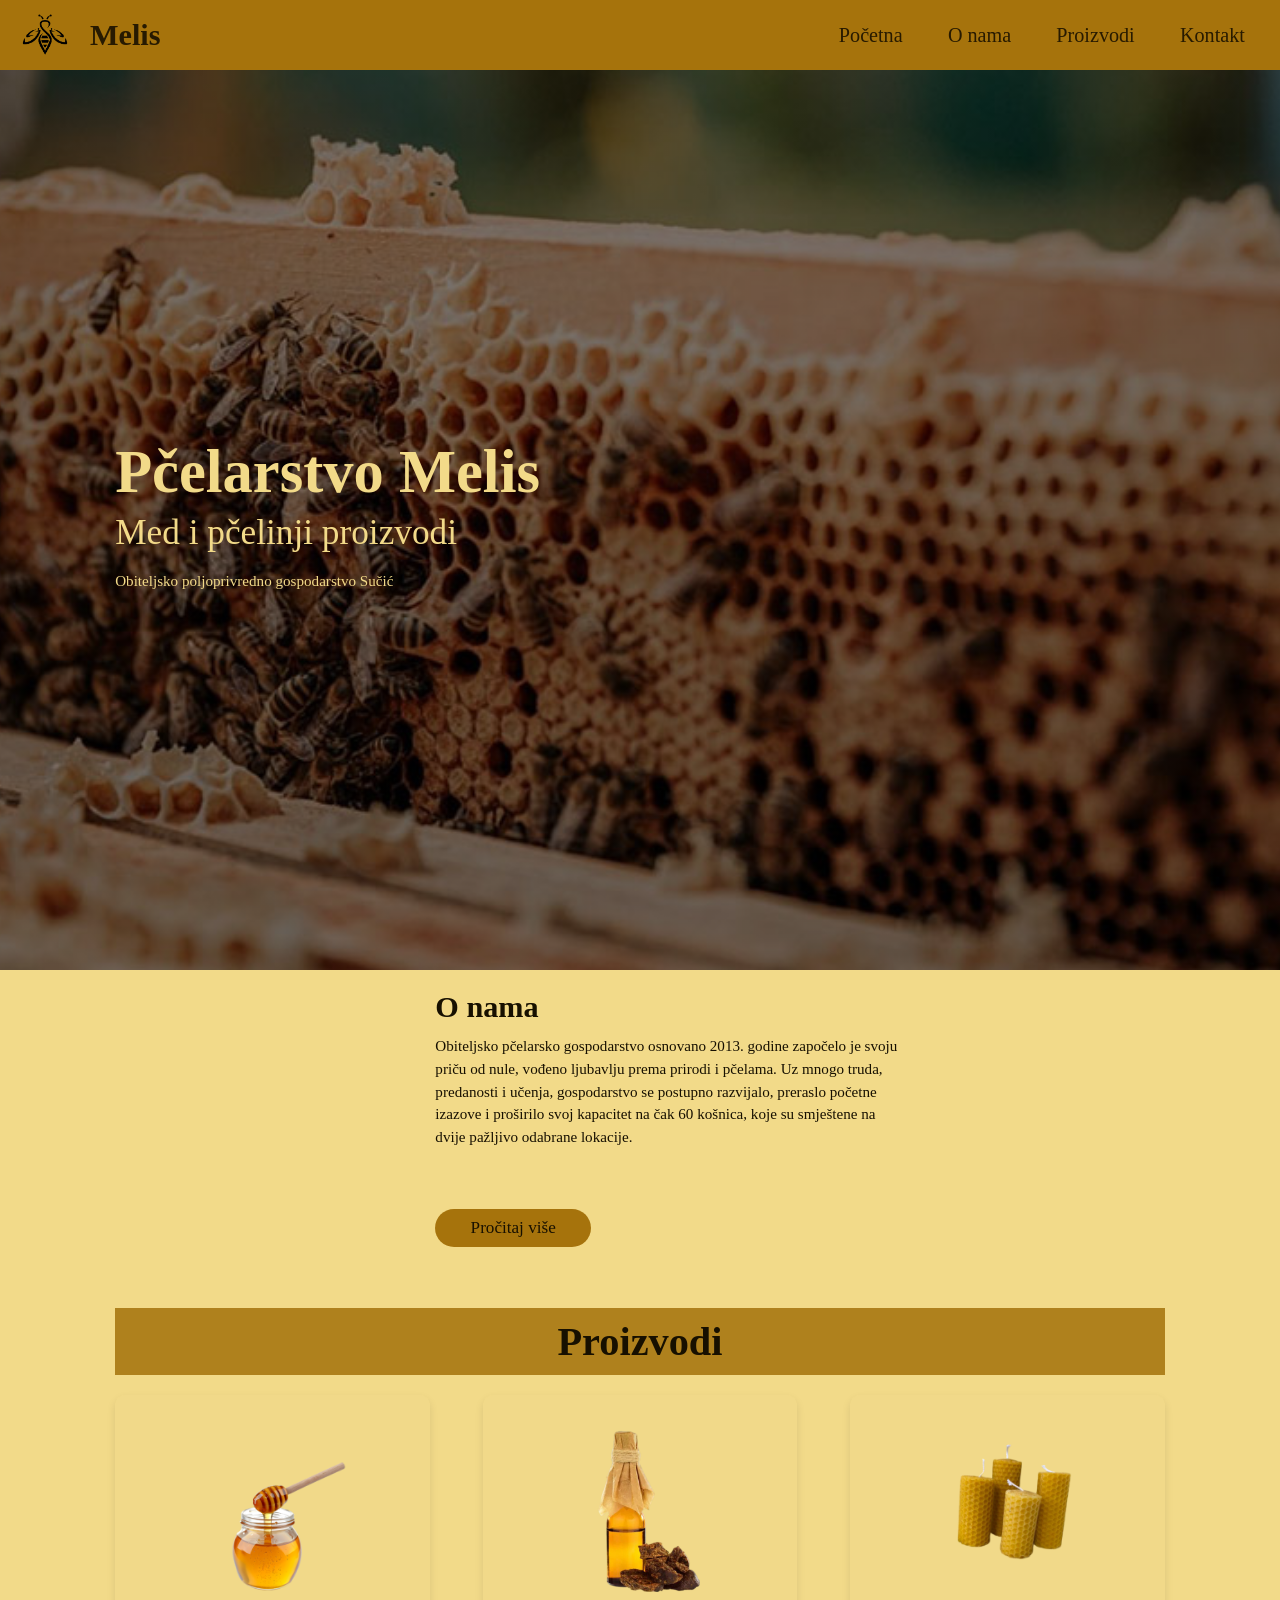
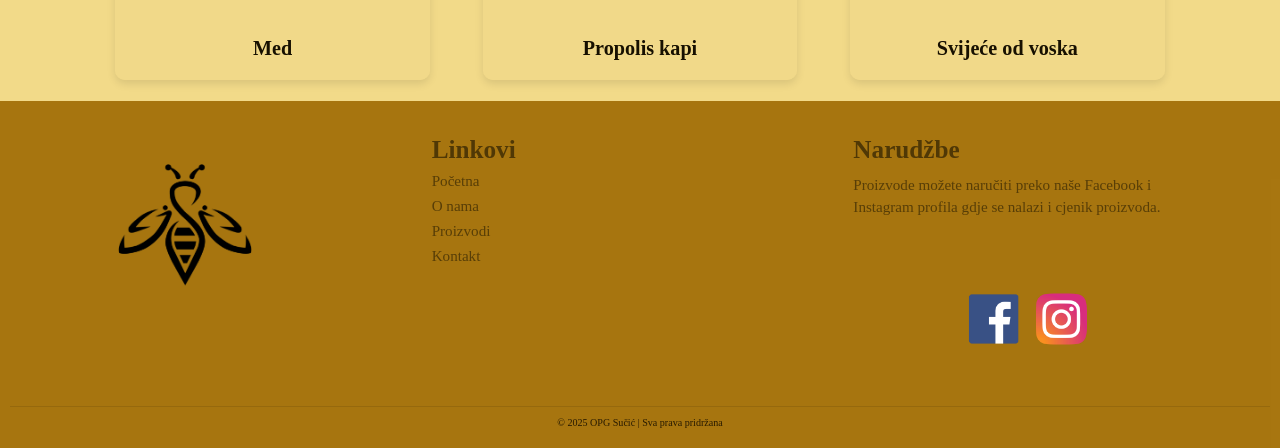
<file: index.html>
<!DOCTYPE html>
<html lang="hr">
<head>
  <meta charset="UTF-8">
  <meta http-equiv="refresh" content="0; url=Pages/index.html">
  <title>OPG Melis</title>
</head>
<body>
  <a href="Pages/index.html">OPG Melis</a>
</body>
</html>
</file>
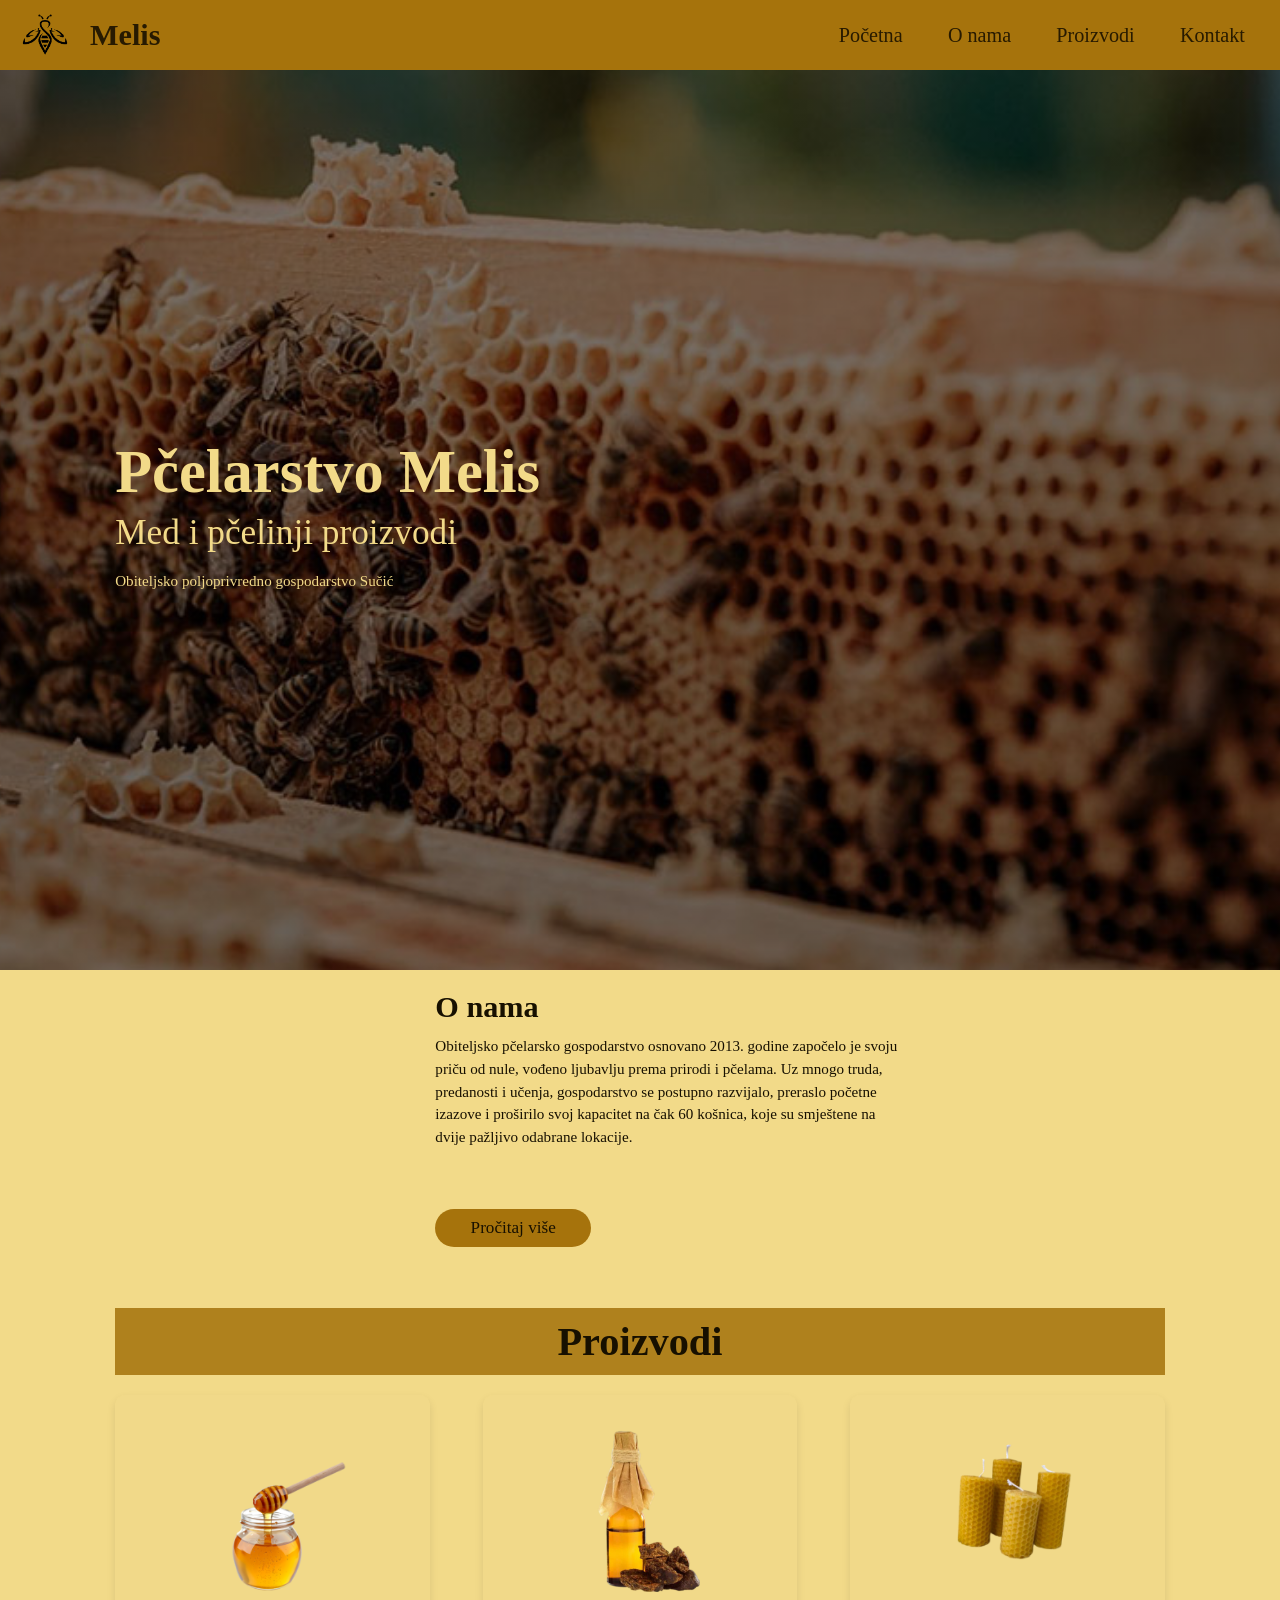
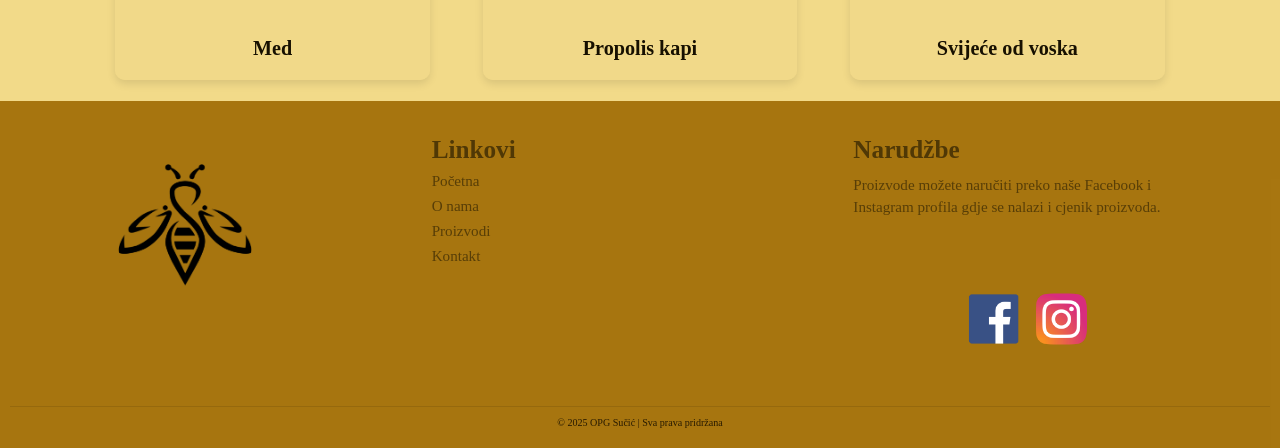
<file: Pages/index.html>
<!DOCTYPE html>
<html lang="en">
    <head>
        <meta charset="UTF-8">
        <meta name="viewport" content="width=device-width, initial-scale=1.0">
        <title>OPG Sučić</title>
        <link rel="stylesheet" href="../Styles/styles.css">
    </head>

    <body>
        <header>
            <div class="logo">
                <img src="../Images/Melis_logo.png" alt="logo" class="logo-image">
                <a href="../Pages/index.html" class="logo">Melis</a>
            </div>

            <nav class="navbar">
                <ul>
                    <li><a href="#">Početna</a></li>
                    <li><a href="../Pages/about.html">O nama</a></li>
                    <li><a href="../Pages/products.html">Proizvodi</a></li>
                    <li><a href="../Pages/contact.html">Kontakt</a></li>
                  </ul>
            </nav>
        </header>

        <section class="home">
            <div class="content">
                <h2>Pčelarstvo Melis</h2>
                <span>Med i pčelinji proizvodi</span>
                <p>Obiteljsko poljoprivredno gospodarstvo Sučić</p>
            </div>
        </section>

        <section class="about">
            <div class="about-container">
                <video class="about-video" autoplay muted loop>
                    <source src="../Images/beekeeping.mp4" type="video/mp4">
                </video>
                <div class="about-text">
                    <h3>O nama</h3>
                    <p>Obiteljsko pčelarsko gospodarstvo osnovano 2013. godine započelo je svoju priču od nule, vođeno ljubavlju prema prirodi i pčelama. Uz mnogo truda, predanosti i učenja, gospodarstvo se postupno razvijalo, preraslo početne izazove i proširilo svoj kapacitet na čak 60 košnica, koje su smještene na dvije pažljivo odabrane lokacije.</p>
                    <a href="../Pages/about.html" class="btn">Pročitaj više</a>
                </div>
            </div>
        </section>

        <section class="products">
            <h1 class="products-title">Proizvodi</h1>
            <div class="box-container">
                <div class="box">
                    <a href="../Pages/products.html"><img src="../Images/honey-jar.webp" alt="Med"></a>
                    <h3>Med</h3>
                </div>
                
                <div class="box">
                    <a href="../Pages/products.html"><img src="../Images/propolis.png" alt="Propolis"></a>
                    <h3>Propolis kapi</h3>
                </div>

                <div class="box">
                    <a href="../Pages/products.html"><img src="../Images/svijece.png" alt="Svijeća"></a>
                    <h3>Svijeće od voska</h3>
                </div>
            </div>
        </section>

        <footer>
            <div class="box-container">
                <div class="box">
                    <img src="../Images/Melis_logo.png" alt="logo">
                </div>
                <div class="box">
                    <h3>Linkovi</h3> 
                    <a href="../Pages/index.html">Početna</a>
                    <a href="../Pages/about.html">O nama</a>
                    <a href="../Pages/products.html">Proizvodi</a>
                    <a href="../Pages/contact.html">Kontakt</a>
                </div>
                <div class="box">
                    <h3>Narudžbe</h3>
                    <p>Proizvode možete naručiti preko naše Facebook i <br>Instagram profila gdje se nalazi i cjenik proizvoda.</p>
                    <img src="../Images/fb-ig.png" alt="fb-ig">
                </div>
            </div>
            <div class="credit">&copy; 2025 OPG Sučić | Sva prava pridržana</div>
        </footer>


    </body>

</html>
</file>
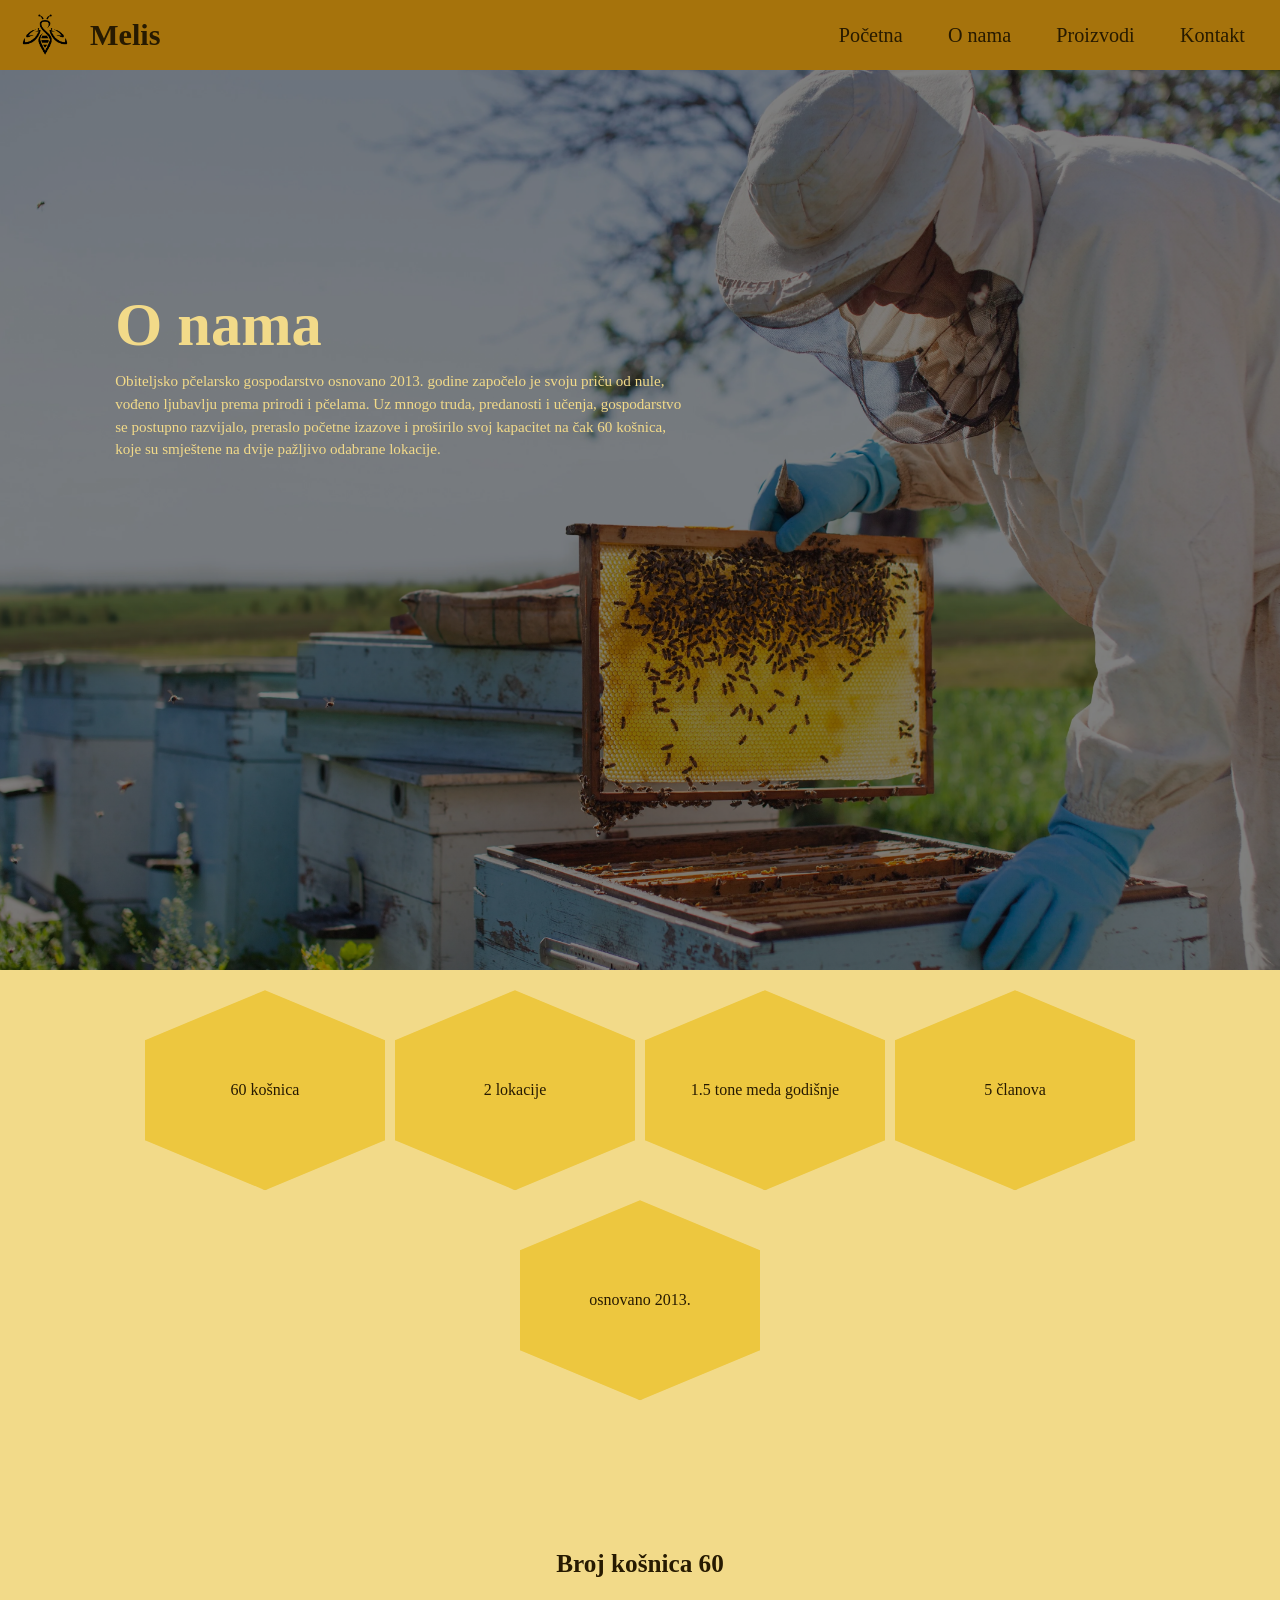
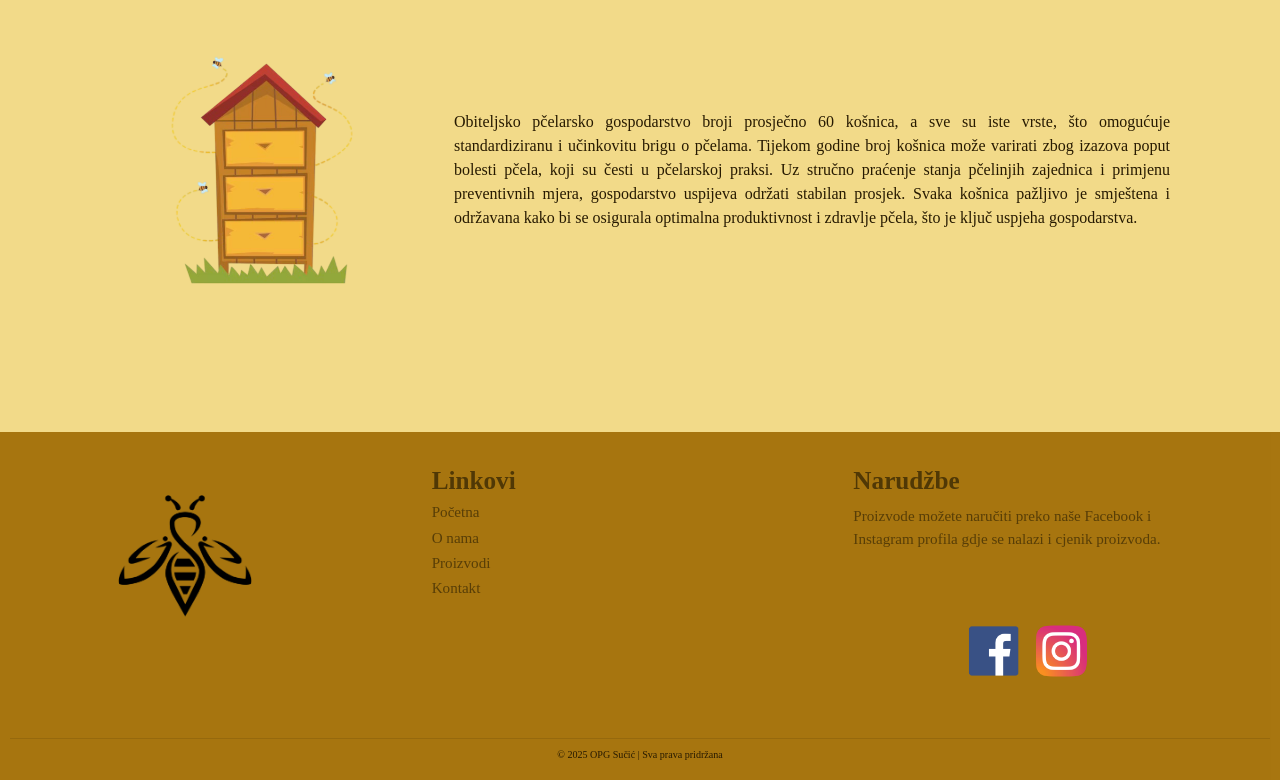
<file: Pages/about.html>
<!DOCTYPE html>
<html lang="en">
    <head>
        <meta charset="UTF-8">
        <meta name="viewport" content="width=device-width, initial-scale=1.0">
        <title>OPG Sučić</title>
        <link rel="stylesheet" href="../Styles/styles.css">
        <link rel="stylesheet" href="../Styles/about-styles.css">
        <script src="../Animation/about.js" defer></script>
    </head>

    <body>
        <header>
            <div class="logo">
                <img src="../Images/Melis_logo.png" alt="logo" class="logo-image">
                <a href="../Pages/index.html" class="logo">Melis</a>
            </div>

            <nav class="navbar">
                <ul>
                    <li><a href="../Pages/index.html">Početna</a></li>
                    <li><a href="#">O nama</a></li>
                    <li><a href="../Pages/products.html">Proizvodi</a></li>
                    <li><a href="../Pages/contact.html">Kontakt</a></li>
                  </ul>
            </nav>
        </header>
       
        <section class="aboutus">
            <div class="about">
                <h1>O nama</h1>
                <p>Obiteljsko pčelarsko gospodarstvo osnovano 2013. godine započelo je svoju priču od nule,<br>
                    vođeno ljubavlju prema prirodi i pčelama. Uz mnogo truda, predanosti i učenja, gospodarstvo<br>
                    se postupno razvijalo, preraslo početne izazove i proširilo svoj kapacitet na čak 60 košnica,<br>
                    koje su smještene na dvije pažljivo odabrane lokacije.
                </p>
            </div> 

        </section>
        
        <div onload="showDetails('kosnice')"></div>
        <section class="hexagon-container">
            <div class="hexagon" onclick="showDetails('kosnice')"><p>60 košnica</p></div>
            <div class="hexagon" onclick="showDetails('lokacije')"><p>2 lokacije</p></div>
            <div class="hexagon" onclick="showDetails('med')"><p>1.5 tone meda godišnje</p></div>
            <div class="hexagon" onclick="showDetails('clanovi')"><p>5 članova</p></div>
            <div class="hexagon" onclick="showDetails('osnovano')"><p>osnovano 2013.</p></div>
        </section>

        <div id="details" class="details-container">
            <h2 id="details-title"></h2>
            <div class="details-content">
                <img id="details-image" src="" alt="details">
                <p id="details-text"></p>
            </div>
        </div>
          

        <footer>
            <div class="box-container">
                <div class="box">
                    <img src="../Images/Melis_logo.png" alt="logo">
                </div>
                <div class="box">
                    <h3>Linkovi</h3> 
                    <a href="../Pages/index.html">Početna</a>
                    <a href="../Pages/about.html">O nama</a>
                    <a href="../Pages/products.html">Proizvodi</a>
                    <a href="../Pages/contact.html">Kontakt</a>
                </div>
                <div class="box">
                    <h3>Narudžbe</h3>
                    <p>Proizvode možete naručiti preko naše Facebook i <br>Instagram profila gdje se nalazi i cjenik proizvoda.</p>
                    <img src="../Images/fb-ig.png" alt="fb-ig">
                </div>
            </div>
            <div class="credit">&copy; 2025 OPG Sučić | Sva prava pridržana</div>
        </footer>

    </body>

</html>
</file>
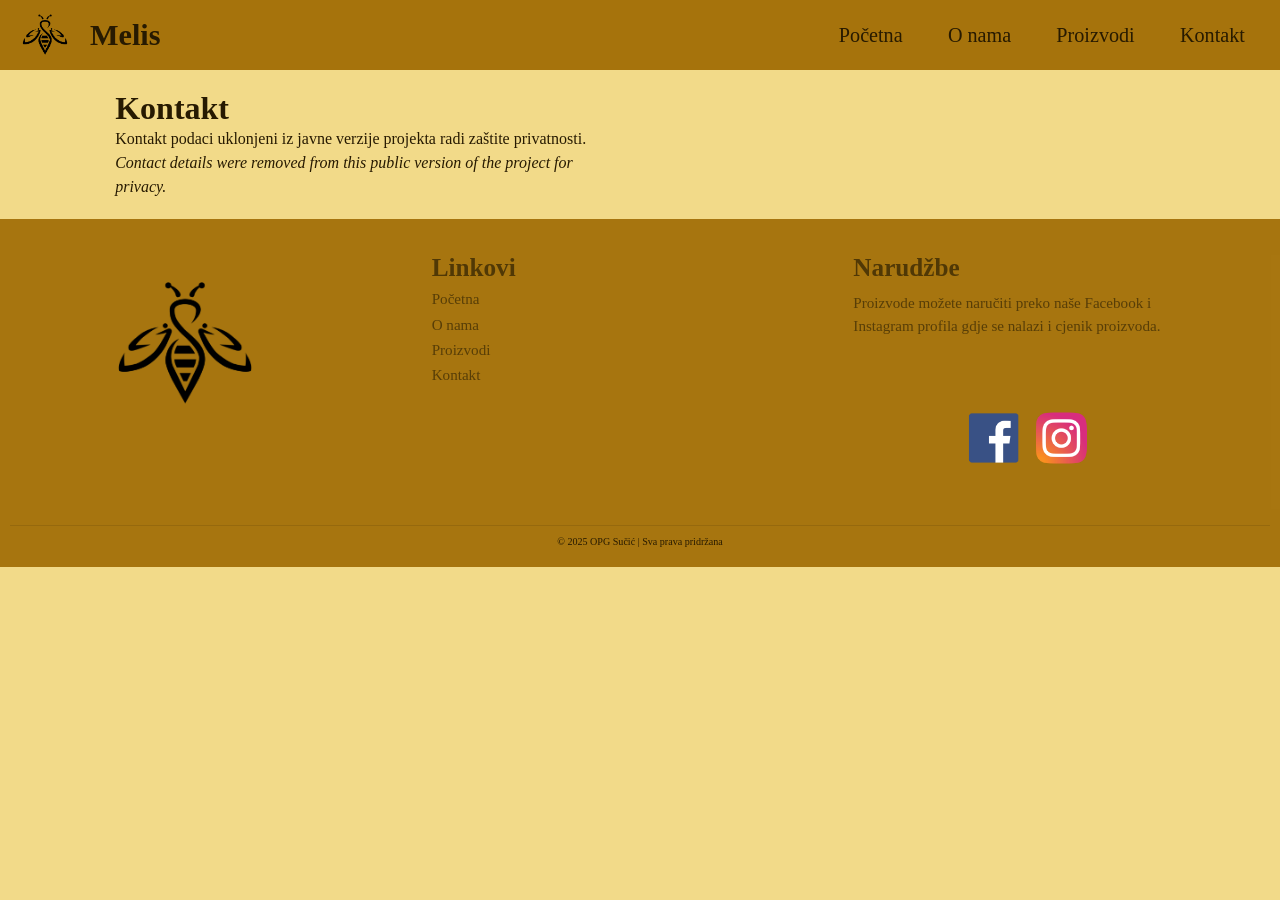
<file: Pages/contact.html>
<!DOCTYPE html>
<html lang="en">
    <head>
        <meta charset="UTF-8">
        <meta name="viewport" content="width=device-width, initial-scale=1.0">
        <title>OPG Sučić</title>
        <link rel="stylesheet" href="../Styles/styles.css">
        <link rel="stylesheet" href="../Styles/contact-styles.css">
    </head>

    <body>
        <header>
            <div class="logo">
                <img src="../Images/Melis_logo.png" alt="logo" class="logo-image">
                <a href="../Pages/index.html" class="logo">Melis</a>
            </div>

            <nav class="navbar">
                <ul>
                    <li><a href="../Pages/index.html">Početna</a></li>
                    <li><a href="../Pages/about.html">O nama</a></li>
                    <li><a href="../Pages/products.html">Proizvodi</a></li>
                    <li><a href="#">Kontakt</a></li>
                  </ul>
            </nav>
        </header>
       
         <section class="contact">
            <div class="contact-container">
                <div class="info">
                    <h1>Kontakt</h1>
                    <p>Kontakt podaci uklonjeni iz javne verzije projekta radi zaštite privatnosti.</p>
                    <p><em>Contact details were removed from this public version of the project for privacy.</em></p>
                </div>
                
            </div>
         </section> 

        <footer>
            <div class="box-container">
                <div class="box">
                    <img src="../Images/Melis_logo.png" alt="logo">
                </div>
                <div class="box">
                    <h3>Linkovi</h3> 
                    <a href="../Pages/index.html">Početna</a>
                    <a href="../Pages/about.html">O nama</a>
                    <a href="../Pages/products.html">Proizvodi</a>
                    <a href="../Pages/contact.html">Kontakt</a>
                </div>
                <div class="box">
                    <h3>Narudžbe</h3>
                    <p>Proizvode možete naručiti preko naše Facebook i <br>Instagram profila gdje se nalazi i cjenik proizvoda.</p>
                    <img src="../Images/fb-ig.png" alt="fb-ig">
                </div>
            </div>
            <div class="credit">&copy; 2025 OPG Sučić | Sva prava pridržana</div>
        </footer>


    </body>

</html>
</file>
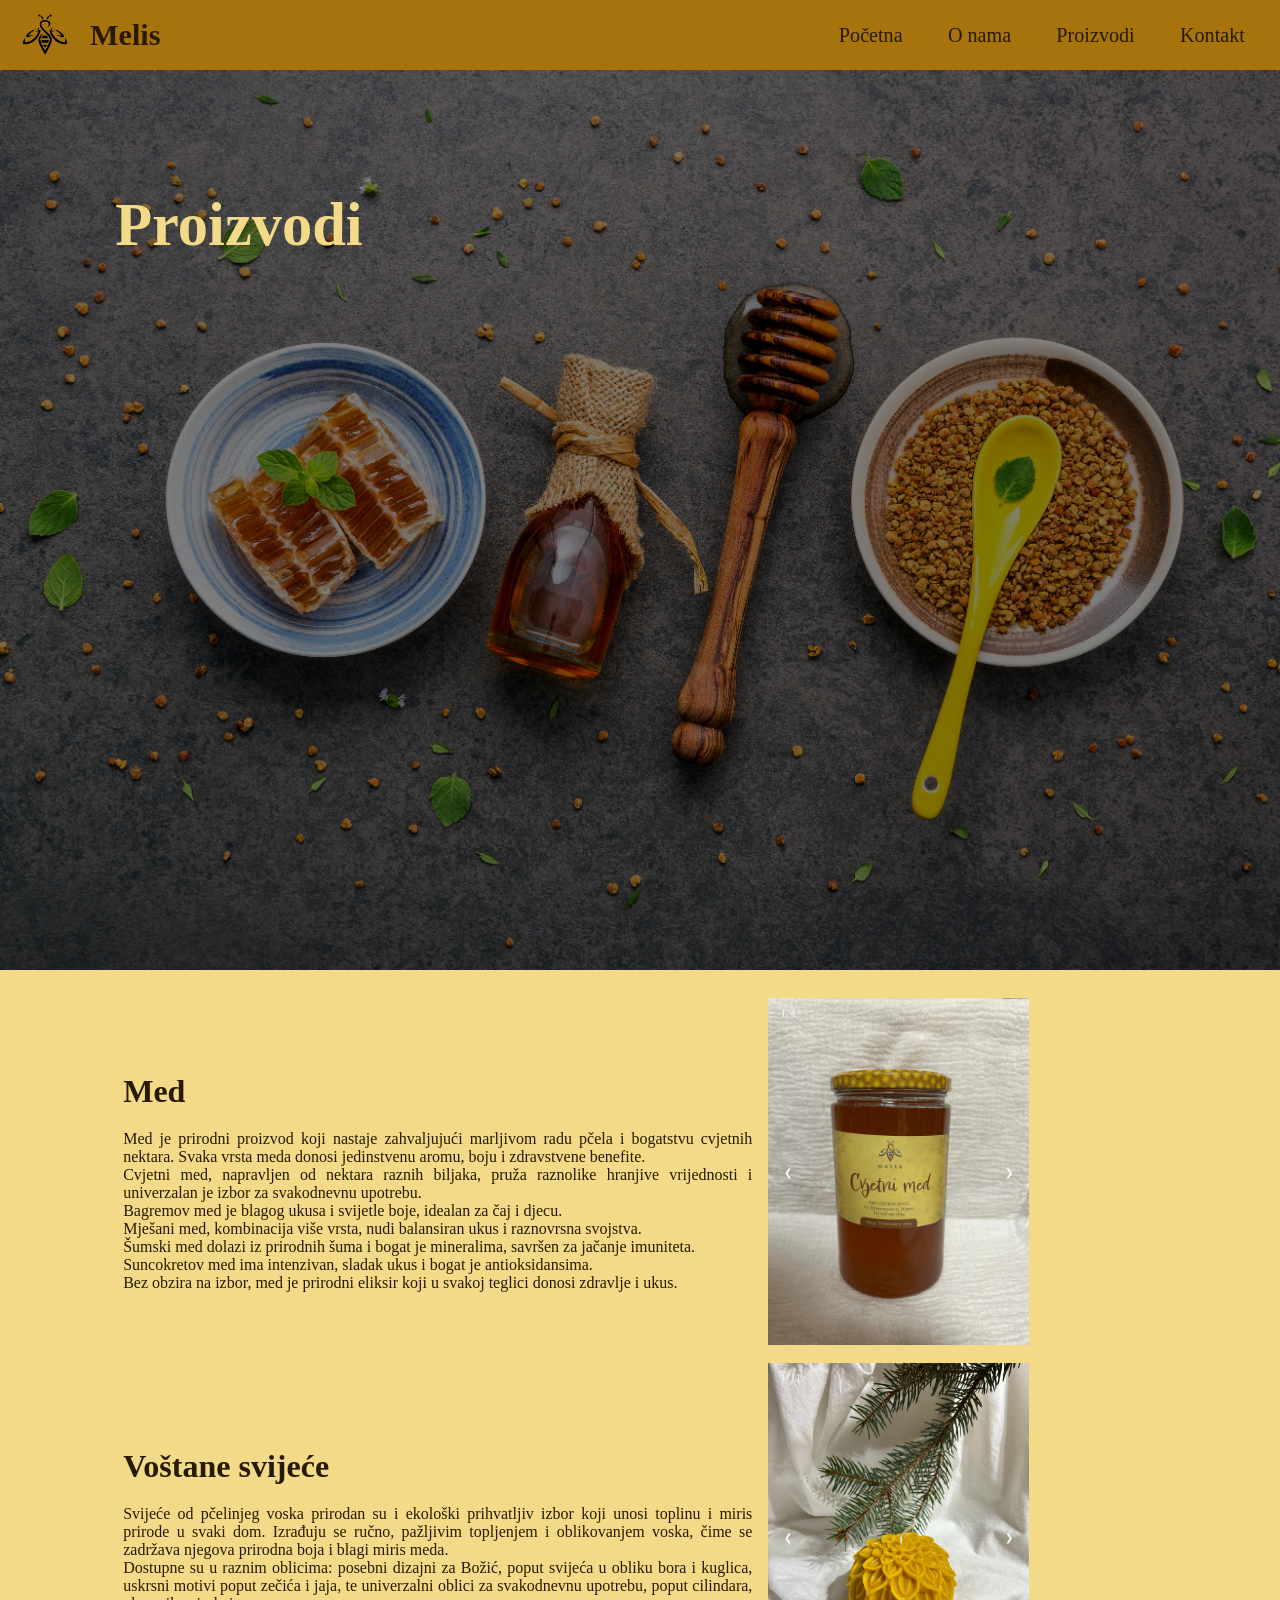
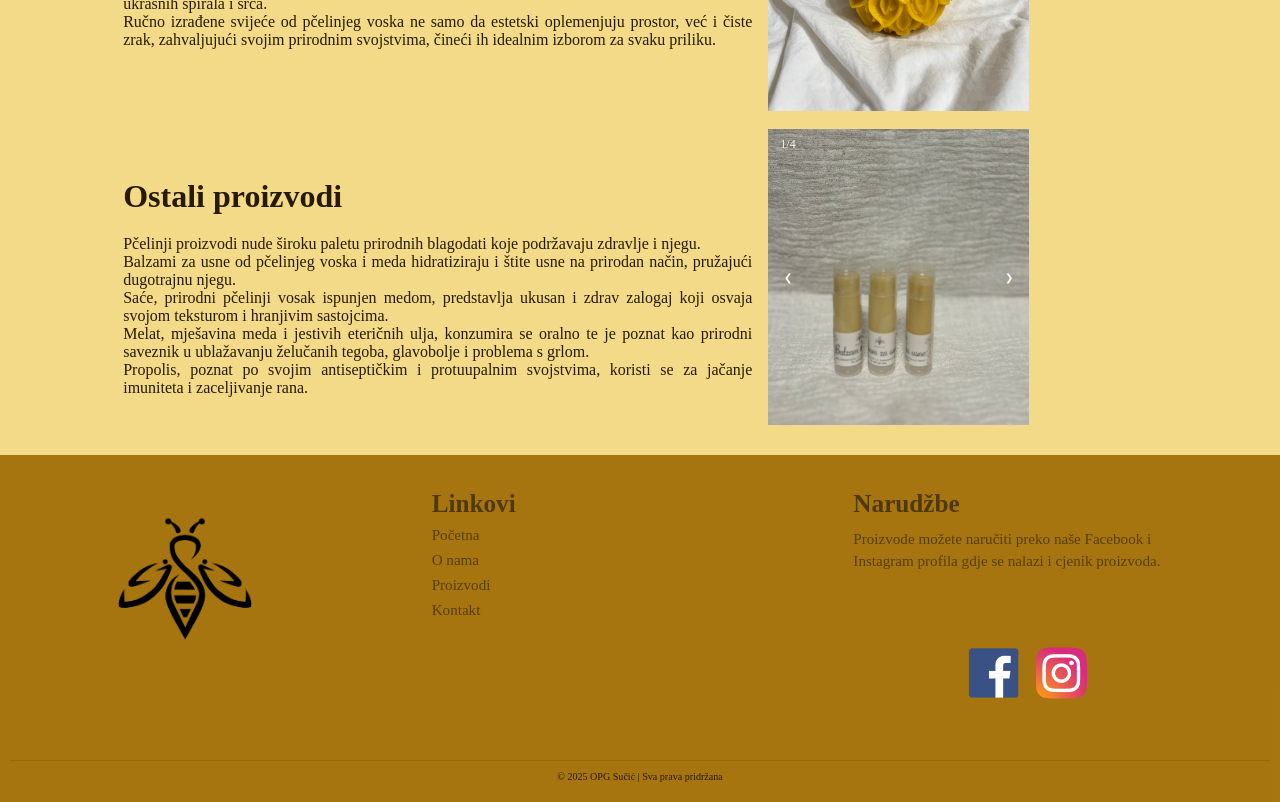
<file: Pages/products.html>
<!DOCTYPE html>
<html lang="en">
    <head>
        <meta charset="UTF-8">
        <meta name="viewport" content="width=device-width, initial-scale=1.0">
        <title>OPG Sučić</title>
        <link rel="stylesheet" href="../Styles/styles.css">
        <link rel="stylesheet" href="../Styles/products-styles.css">
        <script src="../Animation/product.js" defer></script>
    </head>

    <body>
        <header>
            <div class="logo">
                <img src="../Images/Melis_logo.png" alt="logo" class="logo-image">
                <a href="../Pages/index.html" class="logo">Melis</a>
            </div>

            <nav class="navbar">
                <ul>
                    <li><a href="../Pages/index.html">Početna</a></li>
                    <li><a href="../Pages/about.html">O nama</a></li>
                    <li><a href="#">Proizvodi</a></li>
                    <li><a href="../Pages/contact.html">Kontakt</a></li>
                  </ul>
            </nav>
        </header>

        <section class="prod">
            <h1>Proizvodi</h1>
        </section>

        <section class="products">
            <table>
            <tr>
                <td>
                    <div class="prod-info">
                        <h1>Med</h1>
                        <p>Med je prirodni proizvod koji nastaje zahvaljujući marljivom radu pčela i bogatstvu cvjetnih nektara. Svaka vrsta meda donosi jedinstvenu aromu, boju i zdravstvene benefite.</p>
                        <p>Cvjetni med, napravljen od nektara raznih biljaka, pruža raznolike hranjive vrijednosti i univerzalan je izbor za svakodnevnu upotrebu.</p>
                        <p>Bagremov med je blagog ukusa i svijetle boje, idealan za čaj i djecu.</p>
                        <p>Mješani med, kombinacija više vrsta, nudi balansiran ukus i raznovrsna svojstva.</p>
                        <p>Šumski med dolazi iz prirodnih šuma i bogat je mineralima, savršen za jačanje imuniteta.</p>
                        <p>Suncokretov med ima intenzivan, sladak ukus i bogat je antioksidansima. </p>
                        <p>Bez obzira na izbor, med je prirodni eliksir koji u svakoj teglici donosi zdravlje i ukus.</p>

                    </div>
                </td>
                <td>
                    <div class="slideshow" id="slideshow1">
                        <div class="slide">
                            <p>1/4</p>
                            <img src="../Images/cvjetni_med.jpeg" style="width: 100%">
                        </div>
                        <div class="slide">
                            <p>2/4</p>
                            <img src="../Images/bagrem_med.jpeg" style="width: 100%">
                        </div>
                        <div class="slide">
                            <p>3/4</p>
                            <img src="../Images/mjesani_med.jpeg" style="width: 100%">
                        </div>
                        <div class="slide">
                            <p>4/4</p>
                            <img src="../Images/sumski_med.jpeg" style="width: 100%">
                        </div>
                        
                        <a class="prev" onclick="plusSlides(-1, 'slideshow1')">&#10094;</a>
                        <a class="next" onclick="plusSlides(1, 'slideshow1')">&#10095;</a>
                    </div>
                </td>
            </tr>
                <tr>
                    <td>
                        <div class="prod-info">
                            <h1>Voštane svijeće</h1>
                            <p>Svijeće od pčelinjeg voska prirodan su i ekološki prihvatljiv izbor koji unosi toplinu i miris prirode u svaki dom. Izrađuju se ručno, pažljivim topljenjem i oblikovanjem voska, čime se zadržava njegova prirodna boja i blagi miris meda. </p>
                            <p>Dostupne su u raznim oblicima: posebni dizajni za Božić, poput svijeća u obliku bora i kuglica, uskrsni motivi poput zečića i jaja, te univerzalni oblici za svakodnevnu upotrebu, poput cilindara, ukrasnih spirala i srca. </p>
                            <p>Ručno izrađene svijeće od pčelinjeg voska ne samo da estetski oplemenjuju prostor, već i čiste zrak, zahvaljujući svojim prirodnim svojstvima, čineći ih idealnim izborom za svaku priliku.</p> 
                        </div>
                    </td>
                    <td>
                        <div class="slideshow" id="slideshow2">
                            <div class="slide">
                                <p>1/11</p>
                                <img src="../Images/candles1.jpeg" style="width: 100%">
                            </div>
                            <div class="slide">
                                <p>2/11</p>
                                <img src="../Images/candles2.jpeg" style="width: 100%">
                            </div>
                            <div class="slide">
                                <p>3/11</p>
                                <img src="../Images/candles3.jpeg" style="width: 100%">
                            </div>
                            <div class="slide">
                                <p>4/11</p>
                                <img src="../Images/candles4.jpeg" style="width: 100%">
                            </div>
                            <div class="slide">
                                <p>5/11</p>
                                <img src="../Images/candles5.jpeg" style="width: 100%">
                            </div>
                            <div class="slide">
                                <p>6/11</p>
                                <img src="../Images/candles6.jpeg" style="width: 100%">
                            </div>
                            <div class="slide">
                                <p>7/11</p>
                                <img src="../Images/candles7.jpeg" style="width: 100%">
                            </div>
                            <div class="slide">
                                <p>8/11</p>
                                <img src="../Images/candles8.jpeg" style="width: 100%">
                            </div>
                            <div class="slide">
                                <p>9/11</p>
                                <img src="../Images/candles9.jpeg" style="width: 100%">
                            </div>
                            <div class="slide">
                                <p>10/11</p>
                                <img src="../Images/candles10.jpeg" style="width: 100%">
                            </div>
                            <div class="slide">
                                <p>11/11</p>
                                <img src="../Images/candles11.jpeg" style="width: 100%">
                            </div>
            
                            <a class="prev" onclick="plusSlides(-1, 'slideshow2')">&#10094;</a>
                            <a class="next" onclick="plusSlides(1, 'slideshow2')">&#10095;</a>
                        </div>
                    </td>
                </tr>
    
                <tr>
                    <td>
                        <div class="prod-info">
                            <h1>Ostali proizvodi</h1>
                            <p>Pčelinji proizvodi nude široku paletu prirodnih blagodati koje podržavaju zdravlje i njegu.</p>
                            <p>Balzami za usne od pčelinjeg voska i meda hidratiziraju i štite usne na prirodan način, pružajući dugotrajnu njegu.</p>
                            <p>Saće, prirodni pčelinji vosak ispunjen medom, predstavlja ukusan i zdrav zalogaj koji osvaja svojom teksturom i hranjivim sastojcima.</p>
                            <p>Melat, mješavina meda i jestivih eteričnih ulja, konzumira se oralno te je poznat kao prirodni saveznik u ublažavanju želučanih tegoba, glavobolje i problema s grlom.</p>
                            <p>Propolis, poznat po svojim antiseptičkim i protuupalnim svojstvima, koristi se za jačanje imuniteta i zaceljivanje rana. </p>
                        </div>
                    </td>
                    <td>
                        <div class="slideshow" id="slideshow3">
                            <div class="slide">
                                <p>1/4</p>
                                <img src="../Images/balzam.jpeg" style="width: 100%">
                            </div>
                            <div class="slide">
                                <p>2/4</p>
                                <img src="../Images/med-sace.jpeg" style="width: 100%">
                            </div>
                            <div class="slide">
                                <p>3/4</p>
                                <img src="../Images/melat.jpeg" style="width: 100%">
                            </div>
                            <div class="slide">
                                <p>4/4</p>
                                <img src="../Images/propolis.jpeg" style="width: 100%">
                            </div>
                            
                            <a class="prev" onclick="plusSlides(-1, 'slideshow3')">&#10094;</a>
                            <a class="next" onclick="plusSlides(1, 'slideshow3')">&#10095;</a>
                        </div>
                    </td>
                   
                </tr>
    
            </table>  
           

        </section>
        
        

        <footer>
            <div class="box-container">
                <div class="box">
                    <img src="../Images/Melis_logo.png" alt="logo">
                </div>
                <div class="box">
                    <h3>Linkovi</h3> 
                    <a href="../Pages/index.html">Početna</a>
                    <a href="../Pages/about.html">O nama</a>
                    <a href="../Pages/products.html">Proizvodi</a>
                    <a href="../Pages/contact.html">Kontakt</a>
                </div>
                <div class="box">
                    <h3>Narudžbe</h3>
                    <p>Proizvode možete naručiti preko naše Facebook i <br>Instagram profila gdje se nalazi i cjenik proizvoda.</p>
                    <img src="../Images/fb-ig.png" alt="fb-ig">
                </div>
            </div>
            <div class="credit">&copy; 2025 OPG Sučić | Sva prava pridržana</div>
        </footer>


    </body>

</html>
</file>
<file: Styles/styles.css>
:root{
    background-color: #f2da89;
}

*{
    margin: 0;
    padding: 0;
    box-sizing: border-box;
    outline: none;
    border:none;
    text-decoration: none;
    transition: .2s linear;
}


html{
    font-size: 63%;
    scroll-behavior: smooth;
    scroll-padding-top: 6rem;
    overflow-x: hidden;
}

section{
    padding: 2rem 9%;
}

.btn{
    display: inline-block;
    margin-top: 1rem;
    border-radius: 5rem;
    background: #a26e06f1;
    color: #171000;
    padding: .9rem 3.5rem;
    cursor: pointer;
    font-size: 1.7rem;
}

.btn:hover{
    background: #f9c65d;
}

header{
    top: 0; left: 0; right: 0;
    background-color: #a26e06f1;
    padding: 10px 20px;
    display: flex;
    align-items: center;
    justify-content: space-between;

}

header .logo {
    display: flex;
    align-items: center;
    gap: 10px;
    font-size: 3rem;
    color: #271a01;
    font-weight: bolder;
}

header .logo-image {
    width: 50px; 
    height: 50px; 
    margin-right: 10px; 
}

header .navbar ul {
    list-style: none;
    display: flex;
    gap: 15px;
}

header .navbar a{
    font-size: 2rem;
    padding: 0 1.5rem;
    color: #271a01;
}

header .navbar a:hover{
    color: #f9c65d;
}

.home{
    display: flex;
    align-items: center;
    min-height: 100vh;
    background-image: linear-gradient(rgba(0, 0, 0, 0.5), rgba(0, 0, 0, 0.5)), url(../Images/background1.jpg);
    background-repeat: no-repeat;
    background-size: cover;
    background-position: center;
}

.home .content{
    max-width: 50rem;
}

.home .content h2{
    font-size: 6rem;
    color: #f2da89;
}

.home .content span{
    font-size: 3.5rem;
    color: #f2da89;
    padding: 1rem 0;
    line-height: 1.5;
}

.home .content p{
    font-size: 1.5rem;
    color: #f2da89;
    padding: 1rem 0;
    line-height: 1.5;
}

.about .about-container{
    display: flex;
    align-items: center;
    gap: 2rem;
}

.about-video {
    max-width: 50%; 
    height: auto; 
    border-radius: 10px; 
    object-fit: cover;
}
.about-text {
    max-width: 45%; 
    color: #171000; 
    font-size: 1.8rem;
}

.about-text h3{
    font-size: 3rem;
    color: #171000;
}

.about-text p{
    font-size: 1.5rem;
    color: #171000;
    padding: 5rem 0;
    padding-top: 1rem;
    line-height: 1.5;
}


.products .products-title{
    text-align: center;
    font-size: 4rem;
    color:#171000;
    padding: 1rem;
    margin: 2rem 0;  
    background: #a26e06d1;
}

.products .box-container{
    display: flex;
    gap: 20px;
    justify-content: space-between;
}

.products .box-container .box{
    flex: 1;
    max-width: 30%;
    text-align: center;
    padding: 2rem 1rem;
    position: relative;
    background:#f2d989cf;
    border-radius: 10px;
    box-shadow: 0 4px 8px rgba(0, 0, 0, 0.1);
    transition: transform 0.3s ease;
}

.products .box-container .box img{
    width: 100%;
    max-height: 200px;
    object-fit: contain;
    margin-bottom: 10px;
}

.products .box-container .box:hover img{
    transform: scale(1.1);
}

.products .box-container .box h3 {
    font-size: 2rem;
    color: #171000;
    margin-top: 10px;
}

footer{
    background-color: #a26e06ec;
    padding: 10px;
}

footer .box-container{
    display: flex;
    flex-wrap: wrap;
    gap: 0.5rem;
    margin-top: 20px;
}

footer .box-container .box{
    flex: 1 1 30rem;
}

footer .box-container .box img{
    width: 150px; 
    height: 150px; 
    margin-right: 5px; 
    margin-left: 100px;
    margin-top: 20px;
}

footer .box-container .box h3{
    color: #1710009a;
    font-size: 2.5rem;
    padding: .5rem 0;
}

footer .box-container .box a{
    display: block;
    color: #1b130290;
    font-size: 1.5rem;
    padding: .5rem 0;
    line-height: 1;
}

footer .box-container .box a:hover{
    color:#f9c55d96;
    text-decoration: underline;
}

footer .box-container .box p{
    font-size: 1.5rem;
    color: #1b130290;
    padding: .5rem 0;
    line-height: 1.5;
}

footer .credit{
    text-align: center;
    padding: 1rem;
    margin-top: 1rem;
    padding-top: 1rem;
    font-size: 1rem;
    color:#271a01;
    border-top: .1rem solid rgba(0, 0, 0, 0.1);
}
</file>
<file: Styles/about-styles.css>
.aboutus{
    display: flex;
    min-height: 100vh;
    background-image: linear-gradient(rgba(0, 0, 0, 0.5), rgba(0, 0, 0, 0.5)), url(../Images/beekeeping.webp);
    background-repeat: no-repeat;
    background-size: cover;
    background-position: center;
}

.aboutus .about{
    margin-top: 200px;
}

.aboutus .about h1{
    font-size: 6rem;
    color: #f2da89;
}

.aboutus .about p{
    font-size: 1.5rem;
    color: #f2da89;
    padding: 1rem 0;
    line-height: 1.5;
}

.hexagon-container {
    display: flex;
    flex-wrap: wrap;
    justify-content: center;
    gap: 10px; 
  }
  
.hexagon {
    width: 240px;
    height: 200px;
    background-color: #edc73f;
    clip-path: polygon(50% 0%, 100% 25%, 100% 75%, 50% 100%, 0% 75%, 0% 25%);
    display: flex;
    flex-direction: column;
    justify-content: center;
    align-items: center;
    box-shadow: 0 4px 6px rgba(0, 0, 0, 0.1);
}
  
.hexagon:hover {
    transform: scale(1.1);
}
  
.hexagon p {
    text-align: center;
    color: #271a01;
    padding: 10px;
    font-size: medium;
    margin: 0;
}
 
.details-container{
    margin-top: 20px;
    padding: 100px;
    
}

.details-container h2{
    margin: 0;
    padding: 10px 0;
    text-align: center;
    color:#271a01;
    font-size: 2.5rem;
    margin-bottom: 10px;
}

.details-content {
    display: flex;
    justify-content: space-between;
    align-items: center;
    margin-top: 20px;
  }

.details-content img{                                                                                                                        
    flex: 1;
    max-width: 30%;
    max-height: 350px;
    height: auto;
    border-radius: 8px;
    margin-right: 20px;
    
}

.details-container p{
    flex: 1;
    text-align: justify;
    color: #271a01;
    font-size: medium;
    margin: 10px;
    line-height: 1.5;
}
</file>
<file: Styles/contact-styles.css>
.contact-container{
    display: flex;
    align-items: center;
    color: #271a01;
}

.contact-container .info{
    width: 45%;
}

.contact-container .info h1{
    font-size: xx-large;
}

.contact-container .info p{
    font-size: medium;
    line-height: 1.5;
}

.contact-container .info pre{
    font-size: medium;
    line-height: 1.5;
}

.contact-container .map h1{
    font-size: xx-large;
}

.contact-container .map iframe{
    border: 5px solid #271a01;
    border-radius: 8px;
}
</file>
<file: Styles/products-styles.css>
.prod{
    display: flex;
    min-height: 100vh;
    background-image: linear-gradient(rgba(0, 0, 0, 0.5), rgba(0, 0, 0, 0.5)), url(../Images/products.jpg);
    background-repeat: no-repeat;
    background-size: cover;
    background-position: center;
}

.prod h1{
    margin-top: 100px;
    font-size: 6rem;
    color: #f2da89;
}

.products {
    width: 90%;
}

table {
    width: 100%;
    border-collapse: collapse;
}

td{
    vertical-align: middle;
    padding: 8px; 
}

td:first-child{
    width: 70%;
}

td:last-child{
    width: 30%;
}

.prod-info{
    color: #271a01;
}
.prod-info h1{
    font-size: xx-large;
    padding: 20px 0;
}
.prod-info p{
    font-size: medium;
    text-align: justify;
}
.slideshow{
    position: relative;
    margin: 0;
}
.slideshow .slide{
    display: none;
}
.slideshow .prev, .next{
    cursor: pointer;
    position: absolute;
    top: 50%;
    width: auto;
    margin-top: -22px;
    padding: 16px;
    color: white;
    border-radius: 3px 0 0 3px;

}
.slideshow .next{
    right: 0;
    border-radius: 3px 0 0 3px;
}
.slideshow .prev:hover, .next:hover{
    background-color: rgba(0,0,0,0.8);
}
.slideshow .slide p{
    color: #f2f2f2;
    font-size: 12px;
    padding: 8px 12px;
    position: absolute;
    top: 0;
}
.slideshow .slide img{
    width: 100%;
    height: auto;
}
</file>
